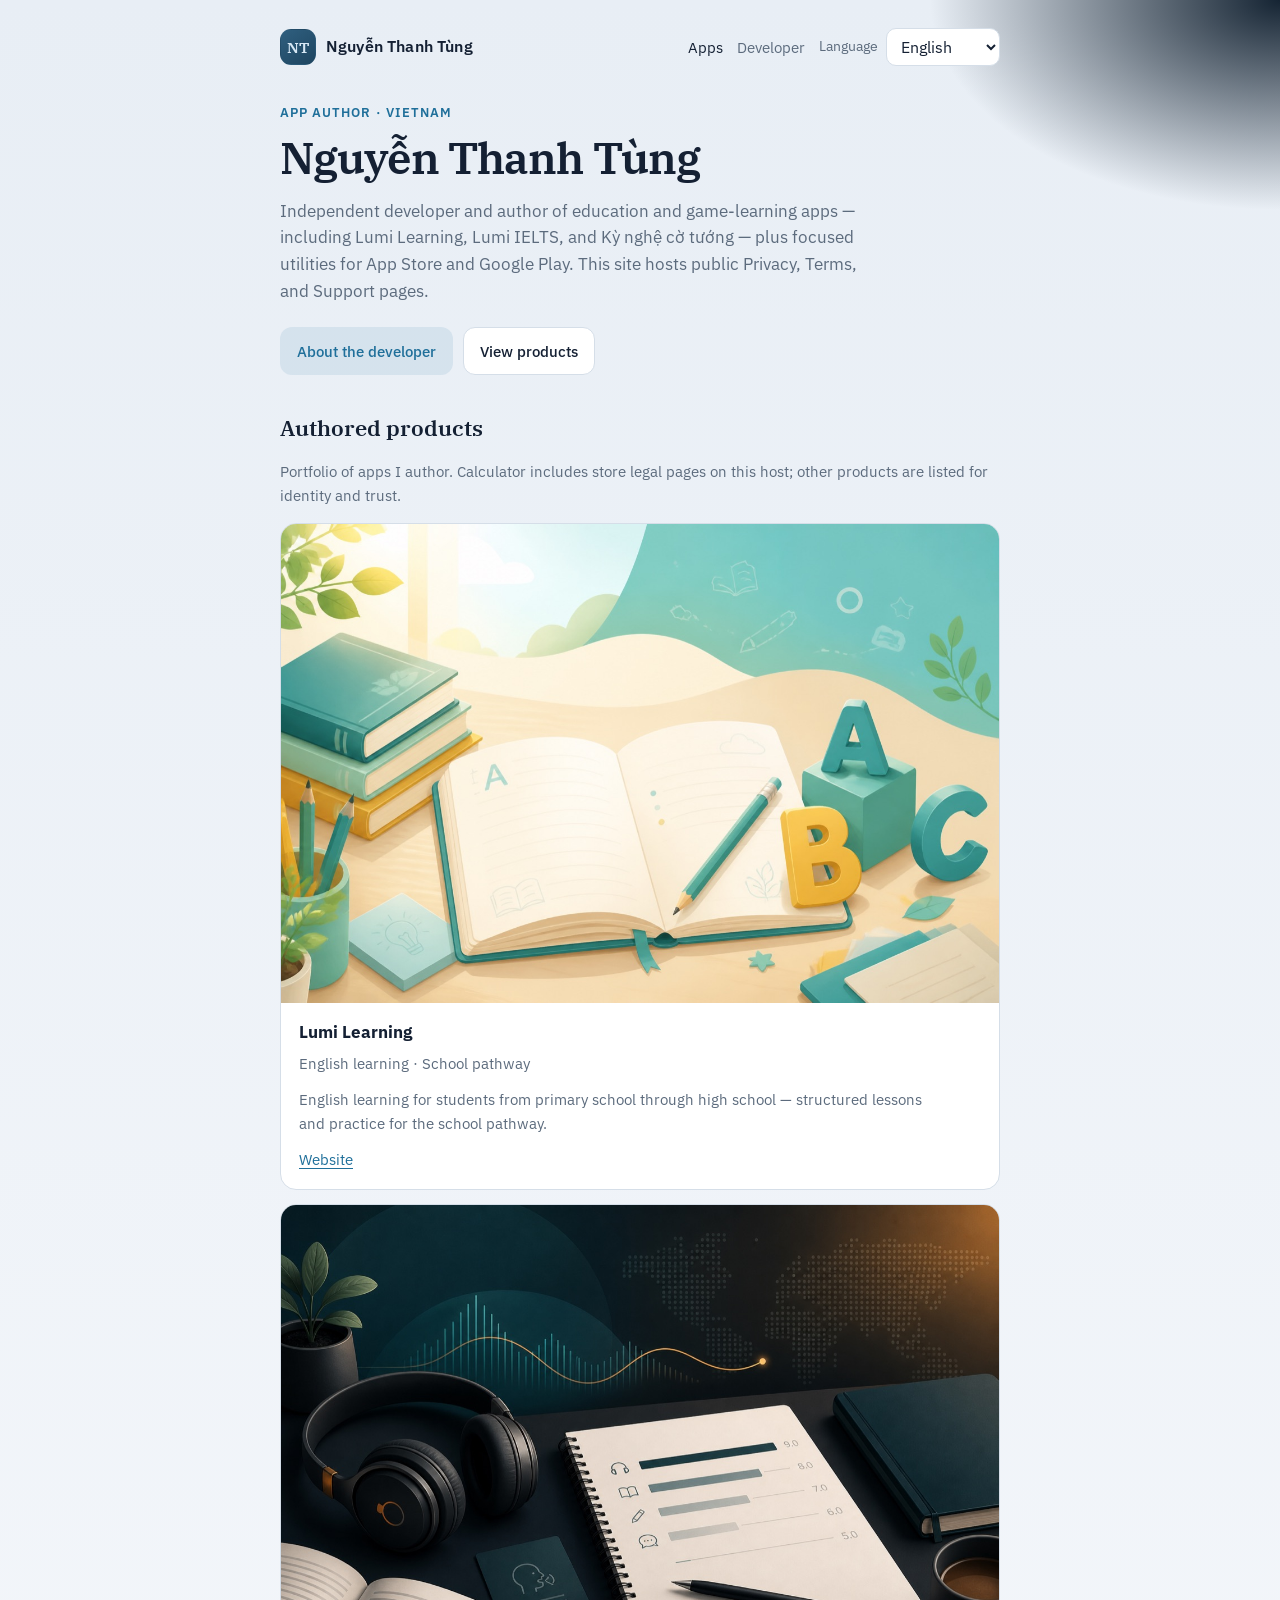
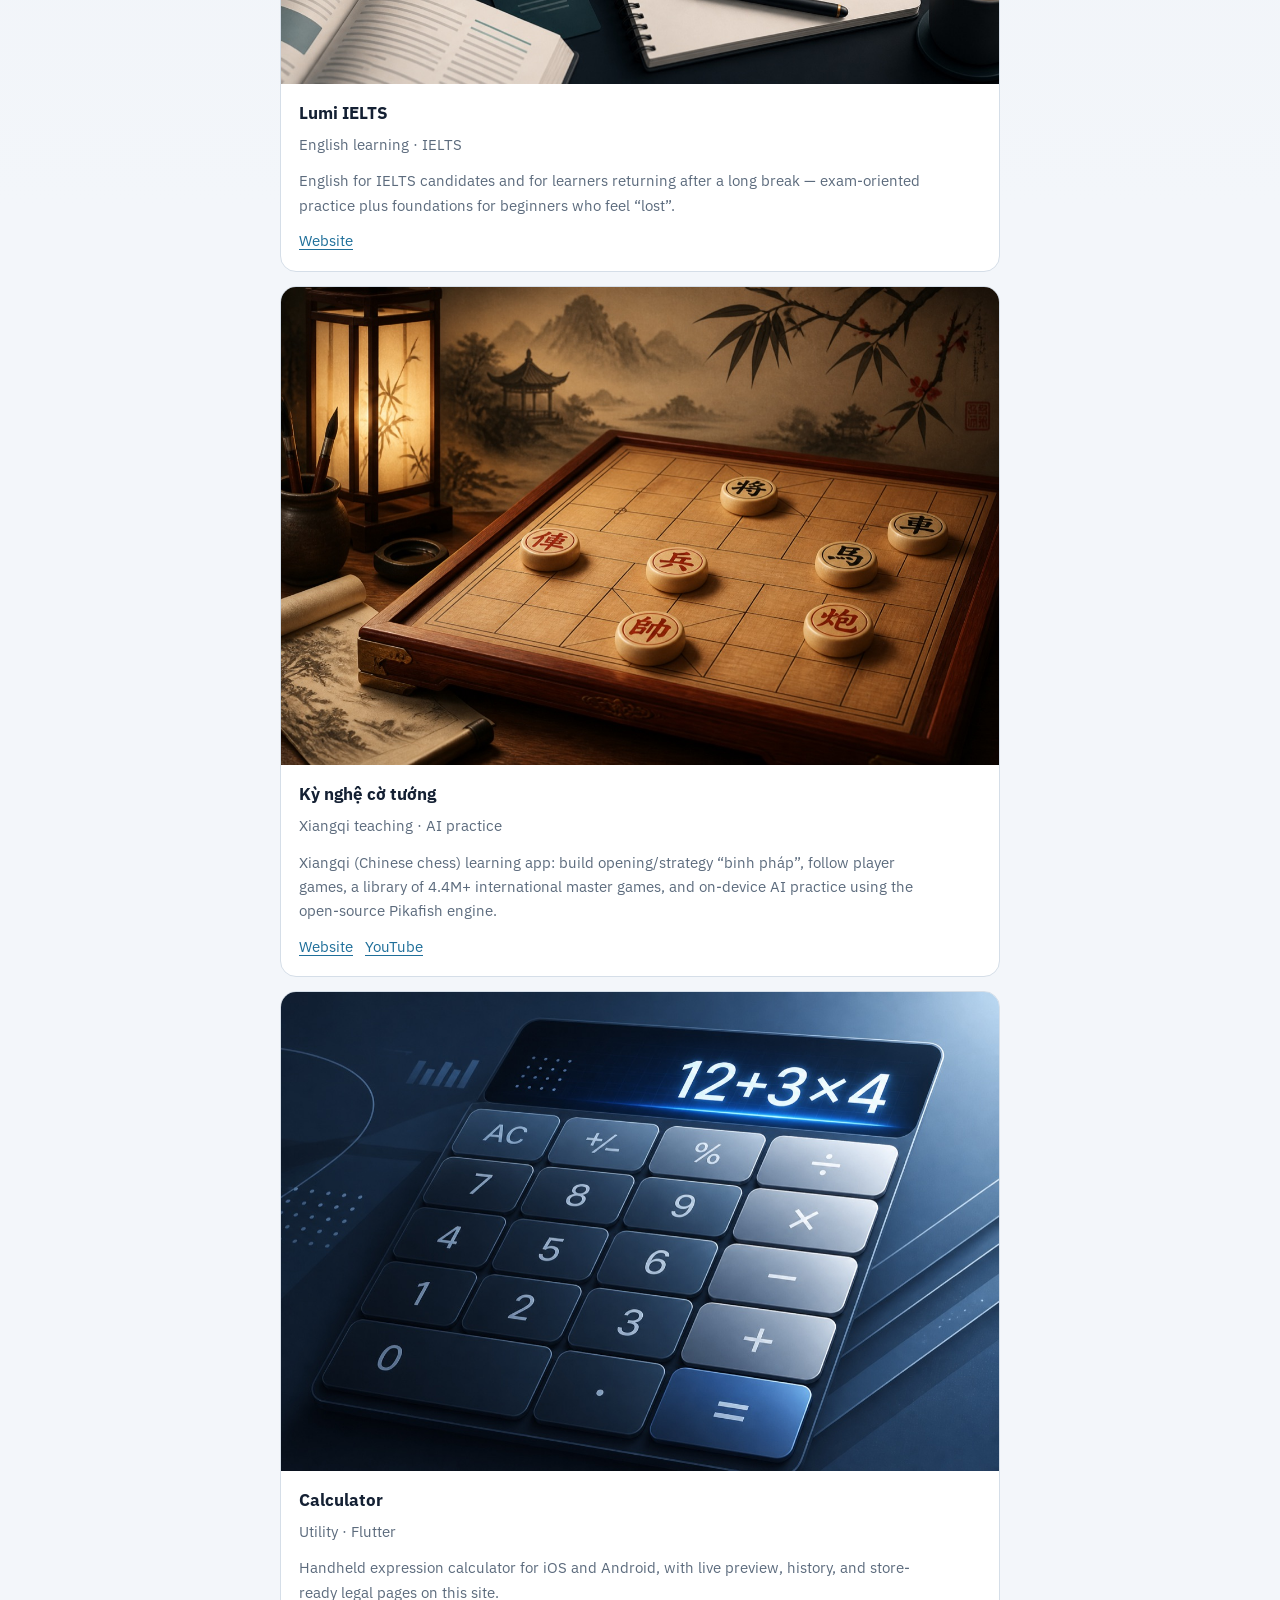
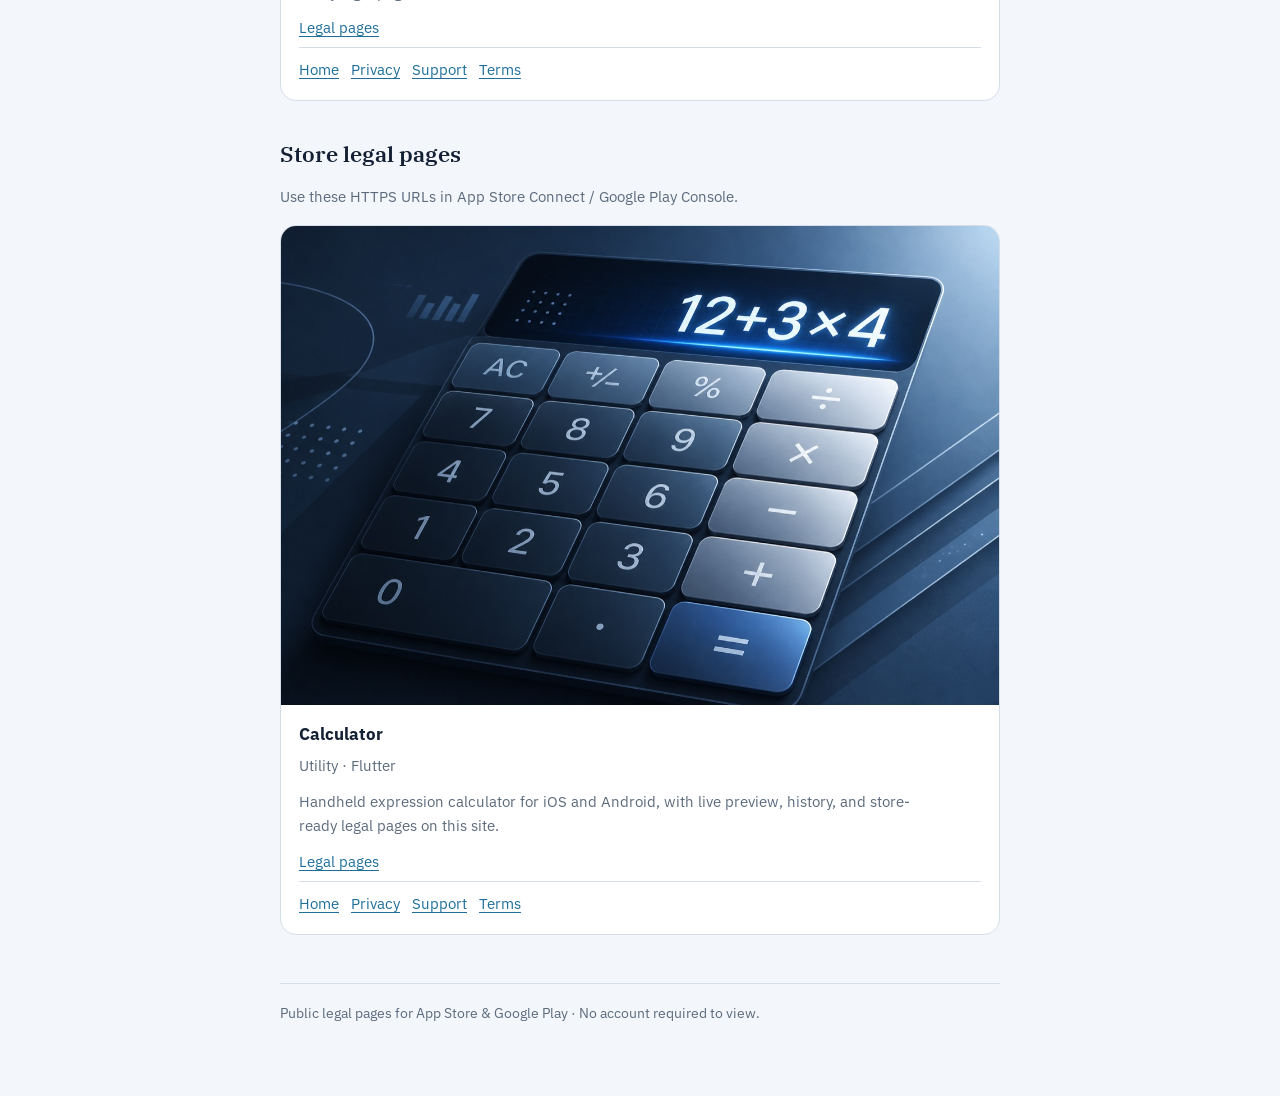
<file: index.html>
<!doctype html>
<html lang="en">
<head>
  <meta charset="utf-8" />
  <meta name="viewport" content="width=device-width, initial-scale=1" />
  <meta name="description" content="Apps and store legal pages by Nguyễn Thanh Tùng — Lumi Learning, Lumi IELTS, Kỳ nghệ cờ tướng, Calculator. Privacy Policy and Support for App Store and Google Play." />
  <title>Nguyễn Thanh Tùng · Apps &amp; legal</title>
  <link rel="stylesheet" href="./assets/site.css" />
</head>
<body data-page="home">
  <div class="wrap">
    <div id="topnav" class="topnav"></div>
    <div id="content"></div>
  </div>
  <script src="./assets/developer.js"></script>
  <script src="./assets/hub.js"></script>
</body>
</html>
</file>
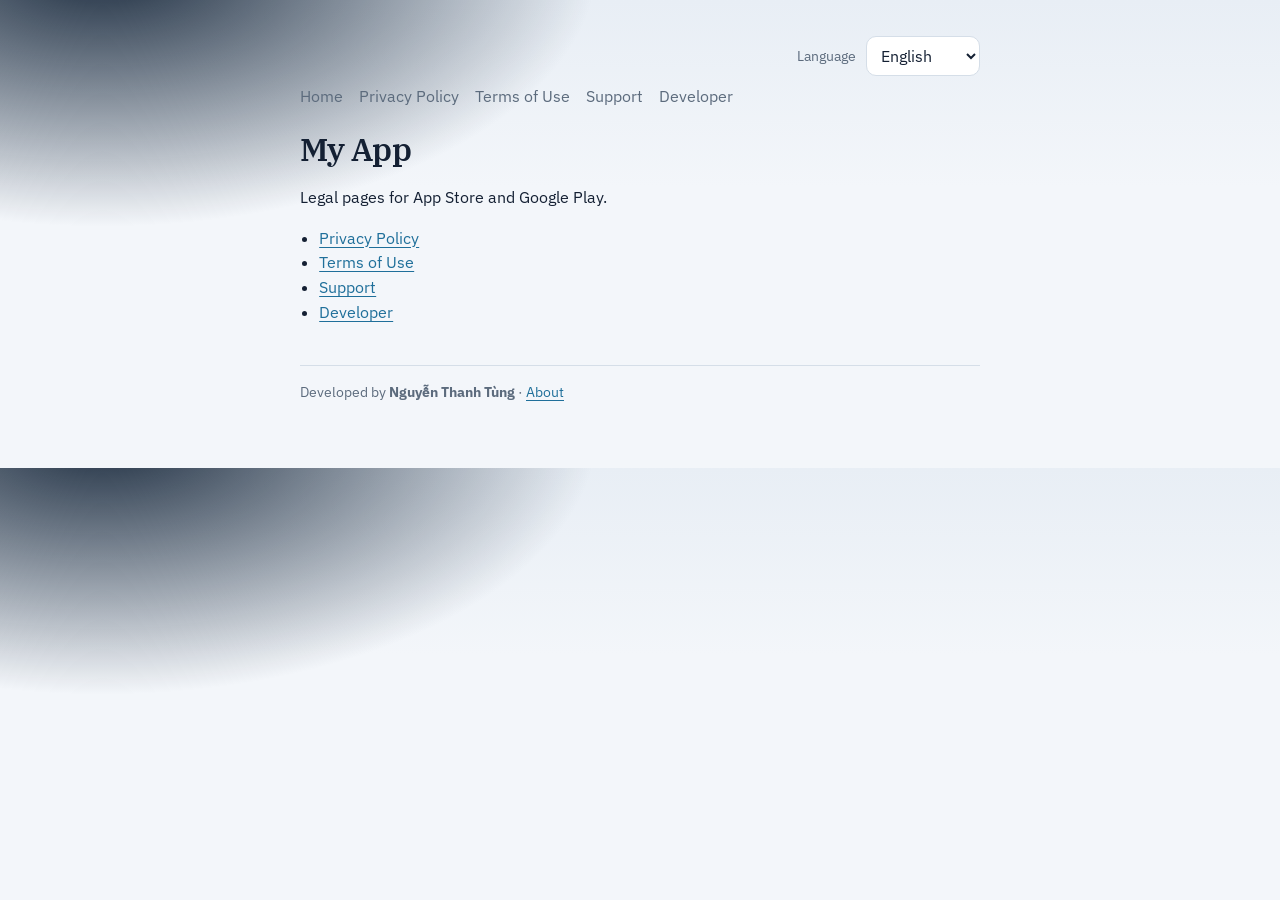
<file: _template/index.html>
<!doctype html>
<html lang="en">
<head>
  <meta charset="utf-8" />
  <meta name="viewport" content="width=device-width, initial-scale=1" />
  <title>Calculator</title>
  <link rel="stylesheet" href="./assets/styles.css" />
</head>
<body data-page="home">
  <main>
    <div class="lang-bar">
      <label id="lang-label" for="lang-select">Language</label>
      <select id="lang-select" aria-label="Language"></select>
    </div>
    <nav id="nav"></nav>
    <h1 id="page-title">Calculator</h1>
    <p id="page-lead"></p>
    <ul id="home-links"></ul>
  </main>
  <script src="./assets/site-config.js"></script>
  <script src="./assets/legal-i18n.js"></script>
  <script src="./assets/legal-app.js"></script>
</body>
</html>
</file>
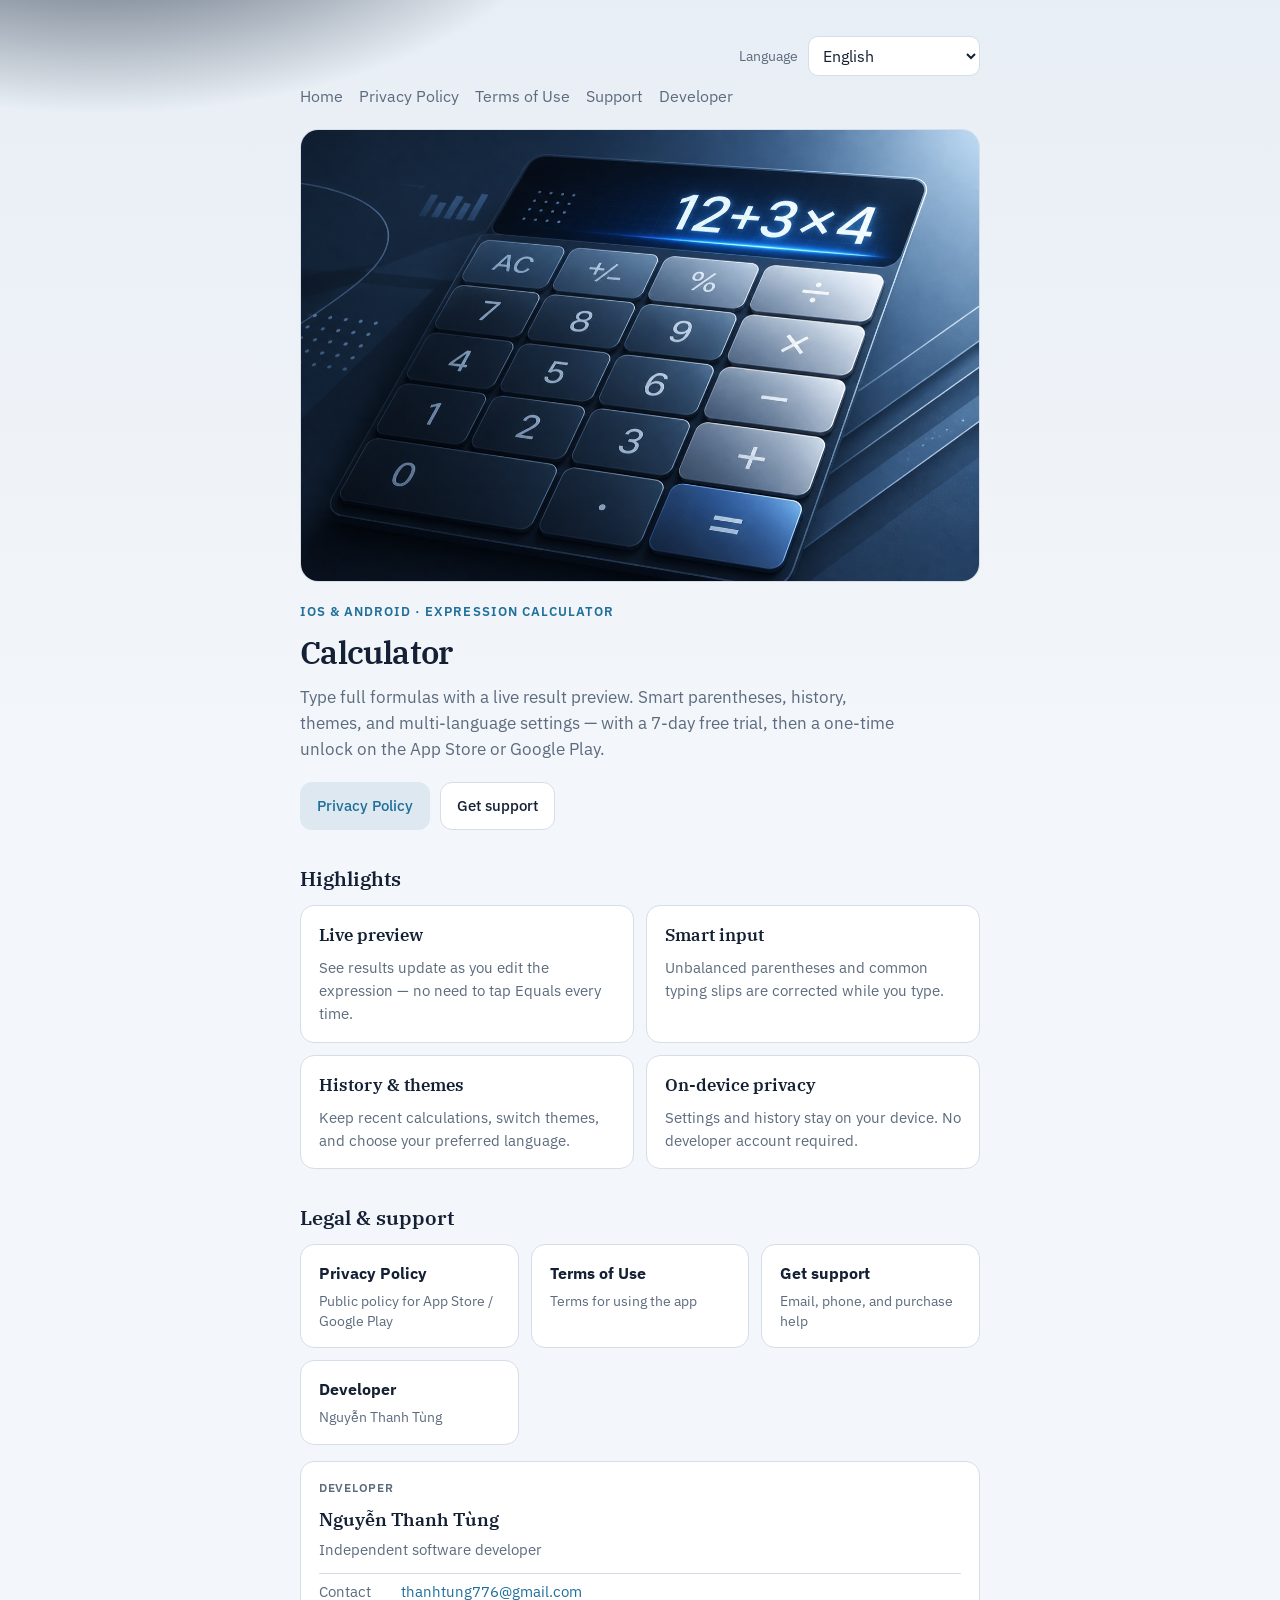
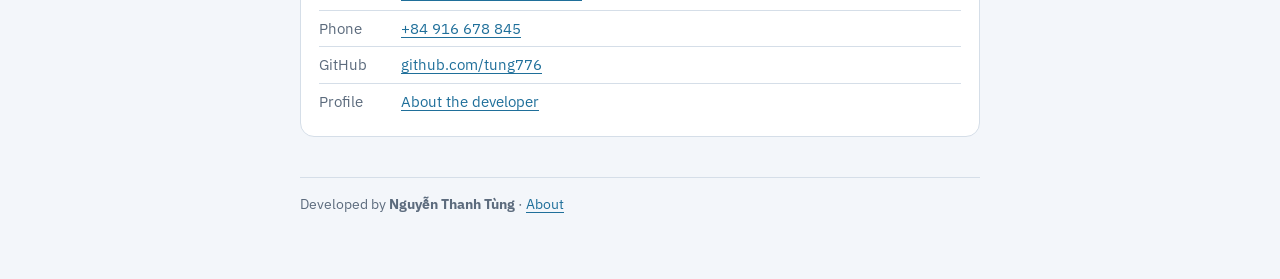
<file: apps/calculator/index.html>
<!doctype html>
<html lang="en">
<head>
  <meta charset="utf-8" />
  <meta name="viewport" content="width=device-width, initial-scale=1" />
  <meta name="description" content="Calculator — realtime expression calculator for iOS and Android. Privacy Policy, Terms, and Support." />
  <title>Calculator</title>
  <link rel="stylesheet" href="./assets/styles.css" />
</head>
<body data-page="home">
  <main>
    <div class="lang-bar">
      <label id="lang-label" for="lang-select">Language</label>
      <select id="lang-select" aria-label="Language"></select>
    </div>
    <nav id="nav"></nav>

    <section class="home-hero">
      <img
        class="home-cover"
        src="./assets/cover.jpg"
        width="768"
        height="512"
        alt="Calculator"
        id="home-cover"
      />
      <p class="home-kicker" id="home-kicker"></p>
      <h1 id="page-title">Calculator</h1>
      <p id="page-lead" class="home-lead"></p>
      <div class="home-actions" id="home-actions"></div>
    </section>

    <section class="home-section">
      <h2 id="features-title"></h2>
      <div class="feature-grid" id="home-features"></div>
    </section>

    <section class="home-section">
      <h2 id="legal-title"></h2>
      <div class="legal-grid" id="home-legal"></div>
    </section>

    <div id="dev-card" class="card"></div>
  </main>
  <script src="./assets/site-config.js"></script>
  <script src="./assets/legal-i18n.js"></script>
  <script src="./assets/legal-app.js"></script>
</body>
</html>
</file>
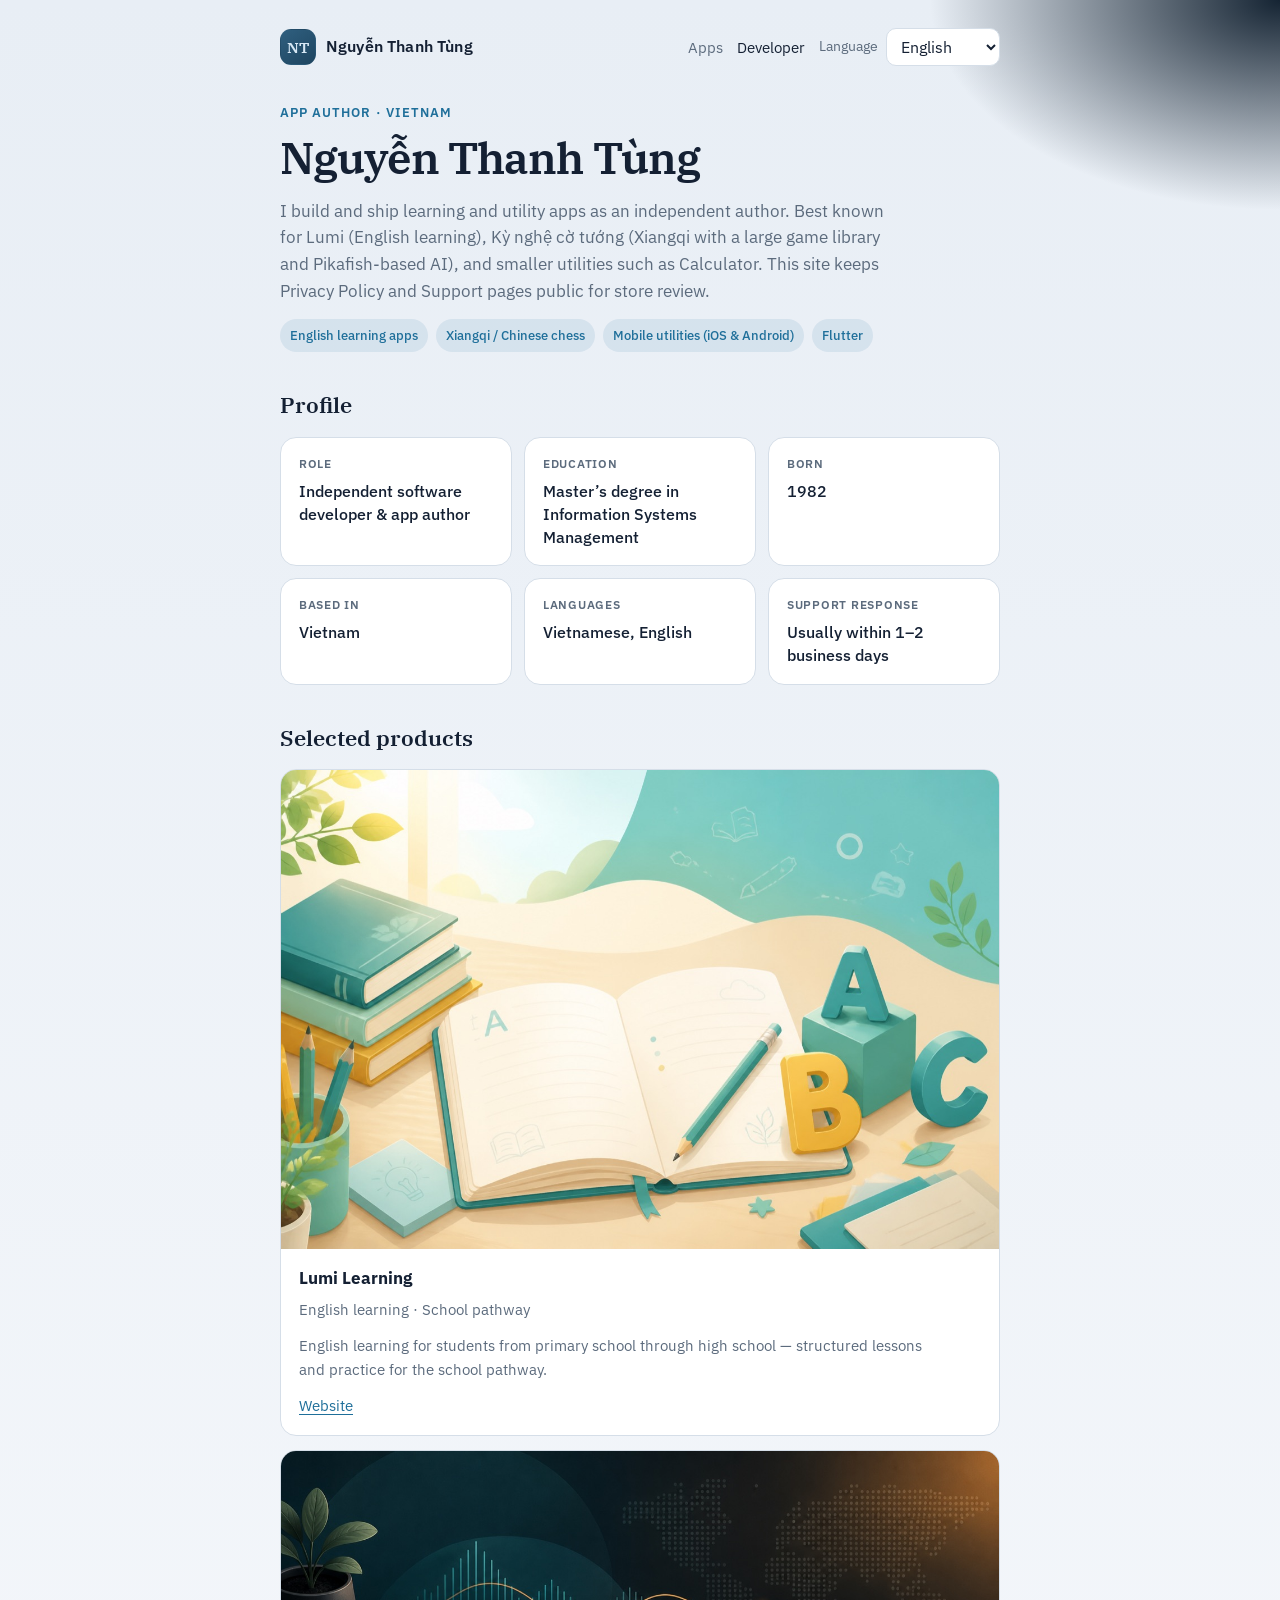
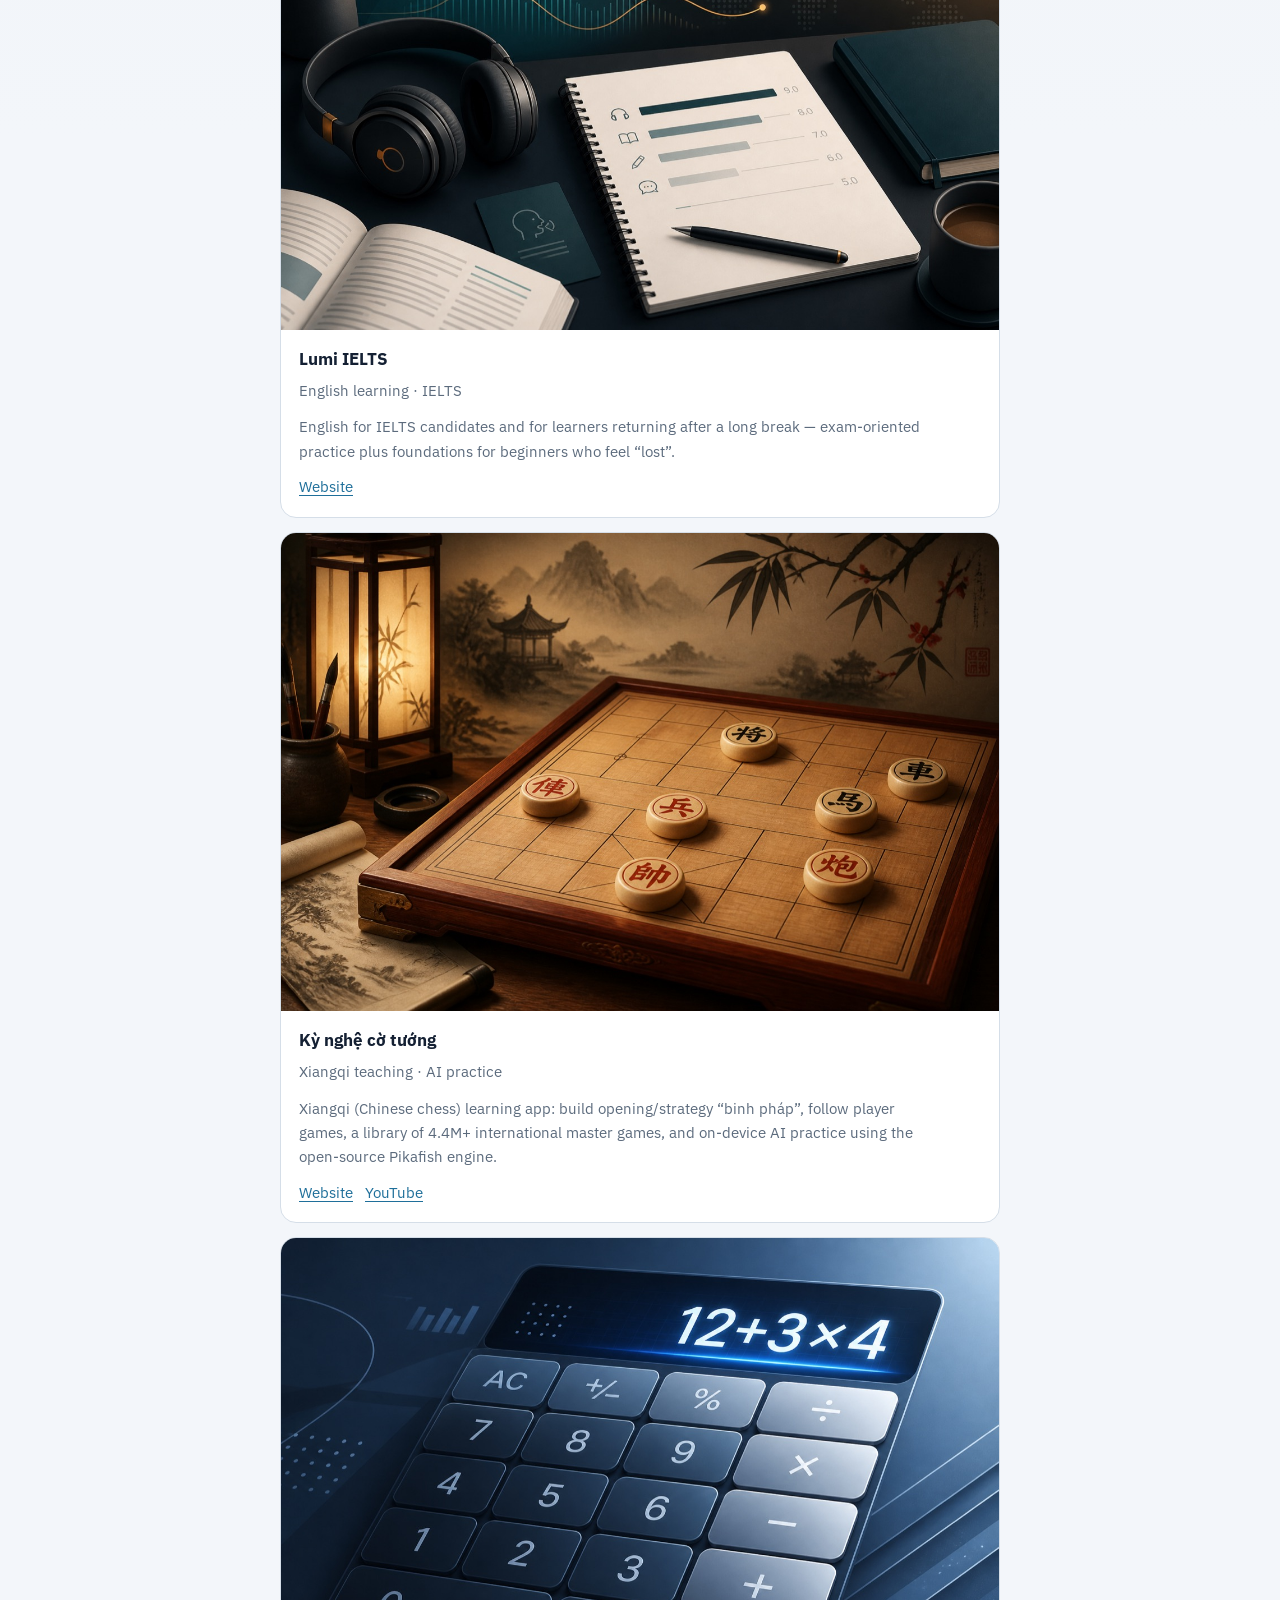
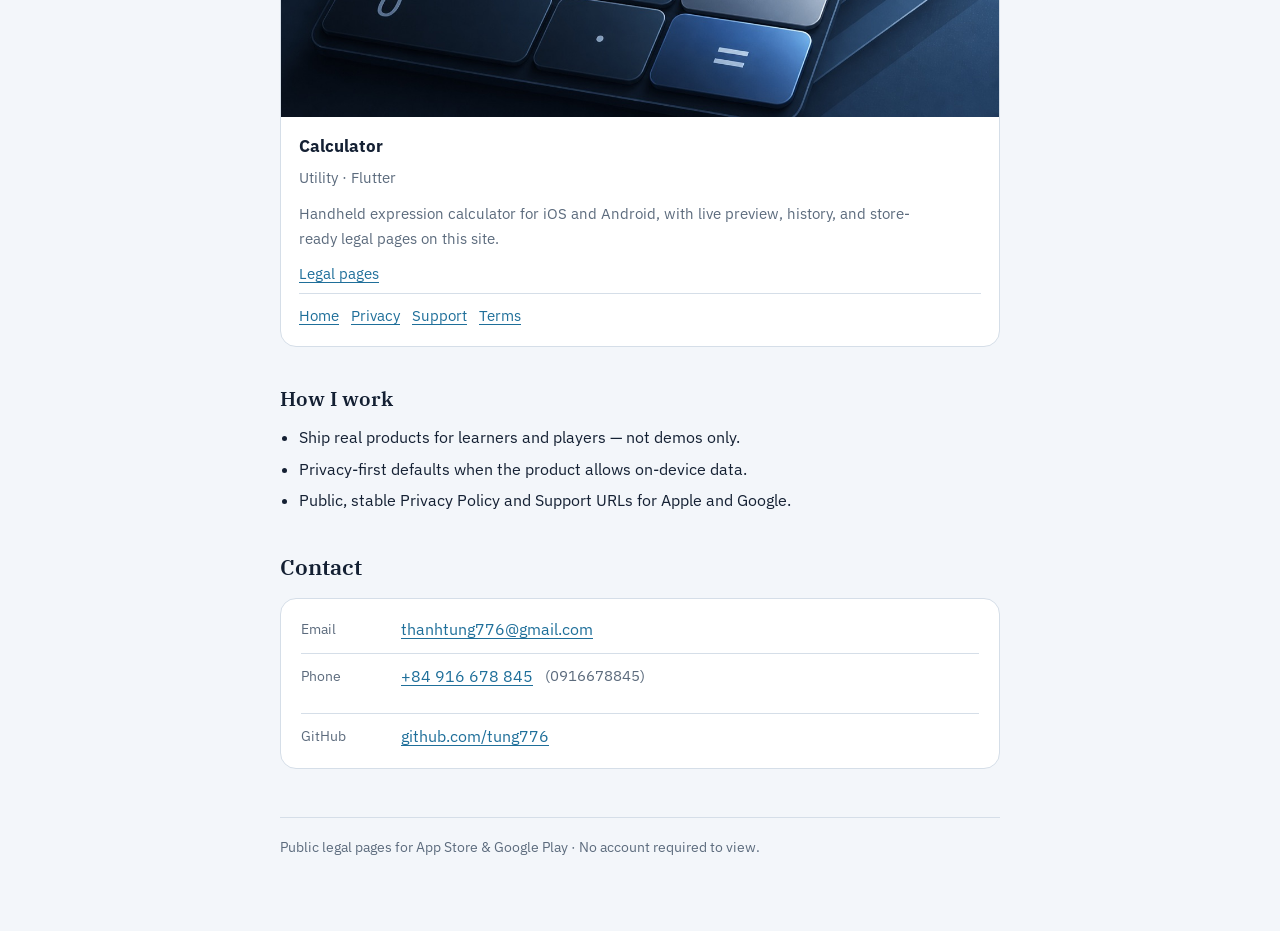
<file: about.html>
<!doctype html>
<html lang="en">
<head>
  <meta charset="utf-8" />
  <meta name="viewport" content="width=device-width, initial-scale=1" />
  <meta name="description" content="About Nguyễn Thanh Tùng — author of Lumi Learning, Lumi IELTS, Kỳ nghệ cờ tướng, and Calculator. Independent software developer in Vietnam." />
  <title>About · Nguyễn Thanh Tùng</title>
  <link rel="stylesheet" href="./assets/site.css" />
</head>
<body data-page="about">
  <div class="wrap">
    <div id="topnav" class="topnav"></div>
    <div id="content"></div>
  </div>
  <script src="./assets/developer.js"></script>
  <script src="./assets/hub.js"></script>
</body>
</html>
</file>
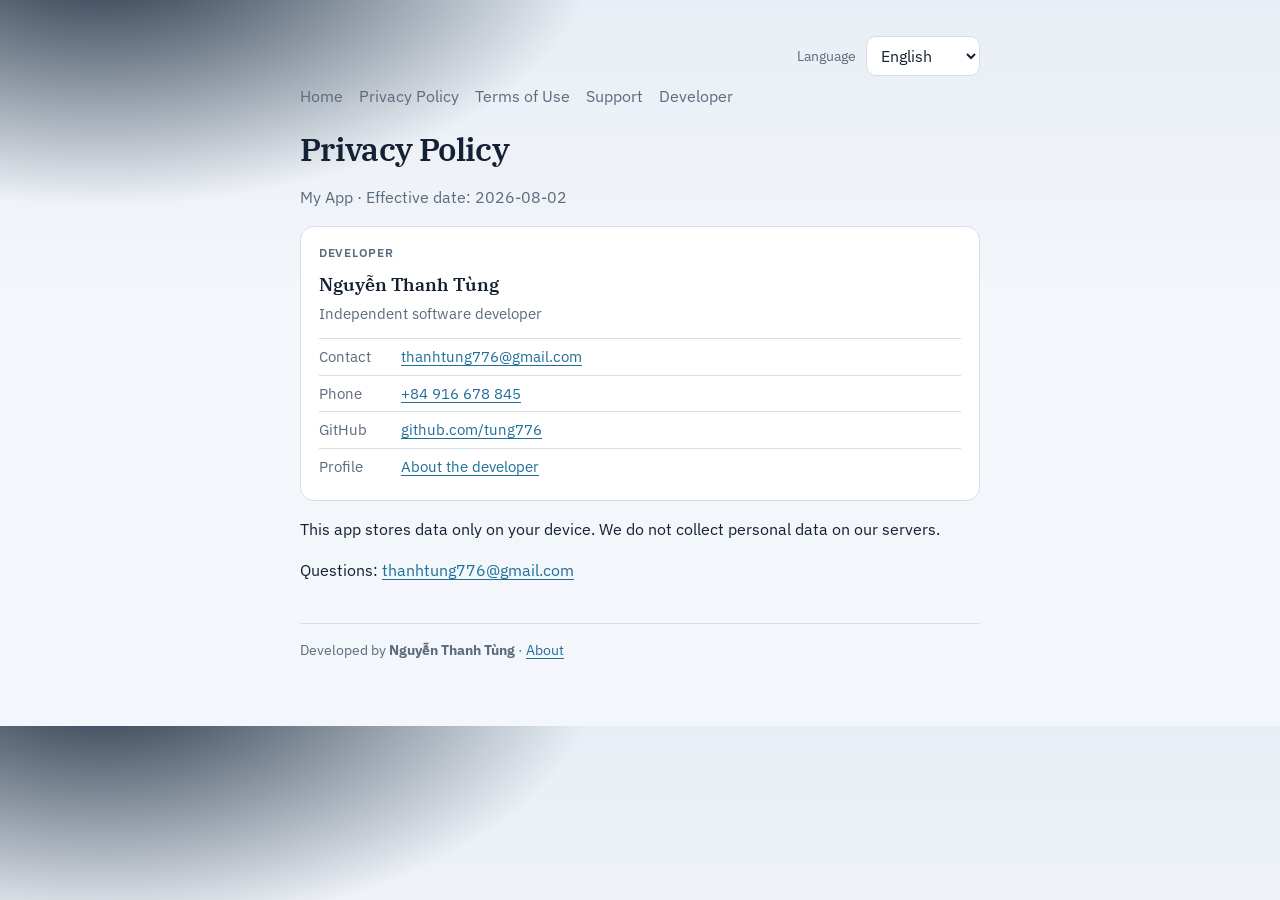
<file: _template/privacy.html>
<!doctype html>
<html lang="en">
<head>
  <meta charset="utf-8" />
  <meta name="viewport" content="width=device-width, initial-scale=1" />
  <title>Privacy Policy — Calculator</title>
  <link rel="stylesheet" href="./assets/styles.css" />
</head>
<body data-page="privacy">
  <main>
    <div class="lang-bar">
      <label id="lang-label" for="lang-select">Language</label>
      <select id="lang-select" aria-label="Language"></select>
    </div>
    <nav id="nav"></nav>
    <h1 id="page-title">Privacy Policy</h1>
    <p id="page-meta" class="meta"></p>
    <p id="placeholder-note" class="muted"></p>
    <div id="dev-card" class="card"></div>
    <div id="page-body"></div>
  </main>
  <script src="./assets/site-config.js"></script>
  <script src="./assets/legal-i18n.js"></script>
  <script src="./assets/legal-app.js"></script>
</body>
</html>
</file>
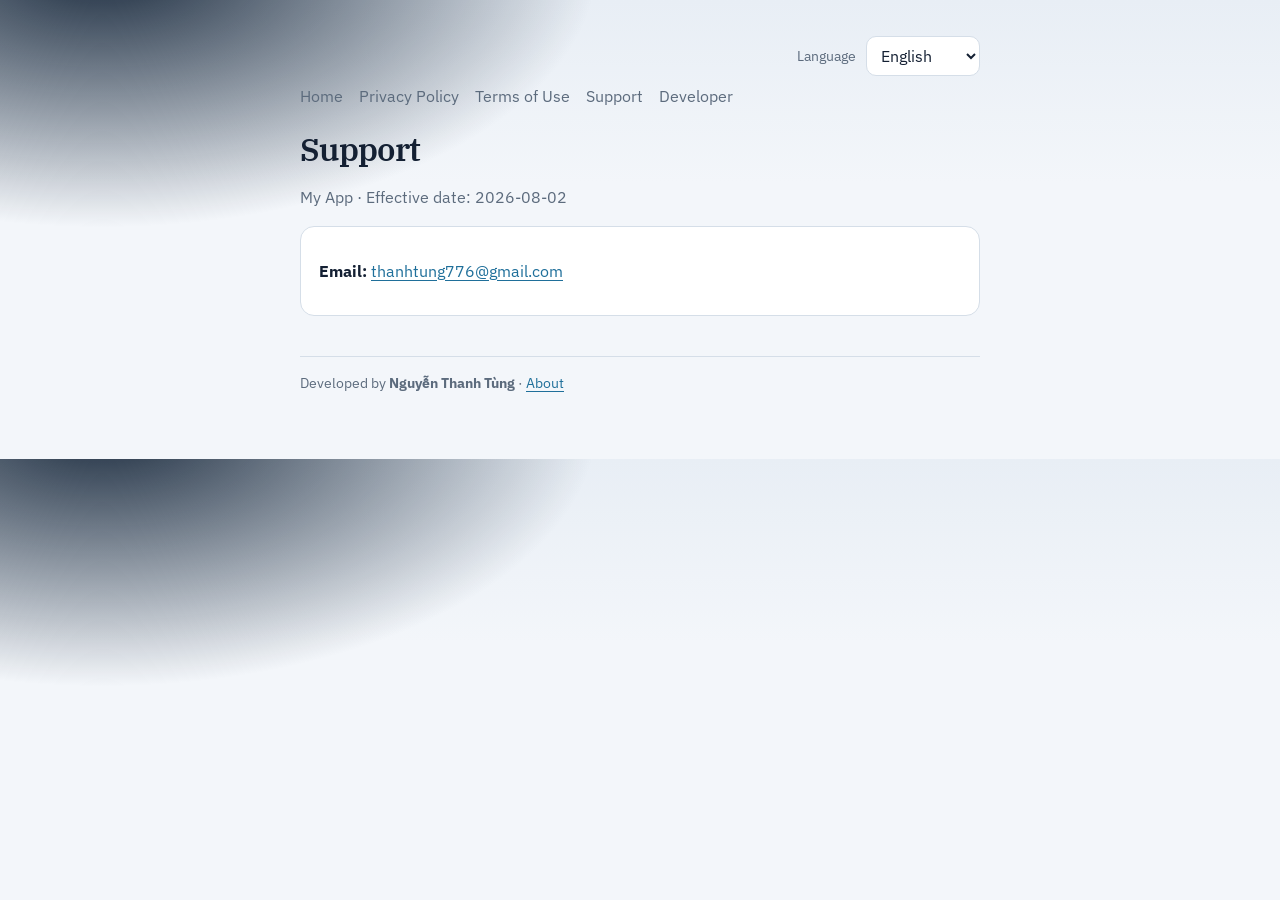
<file: _template/support.html>
<!doctype html>
<html lang="en">
<head>
  <meta charset="utf-8" />
  <meta name="viewport" content="width=device-width, initial-scale=1" />
  <title>Support — Calculator</title>
  <link rel="stylesheet" href="./assets/styles.css" />
</head>
<body data-page="support">
  <main>
    <div class="lang-bar">
      <label id="lang-label" for="lang-select">Language</label>
      <select id="lang-select" aria-label="Language"></select>
    </div>
    <nav id="nav"></nav>
    <h1 id="page-title">Support</h1>
    <p id="page-meta" class="meta"></p>
    <div id="page-body"></div>
  </main>
  <script src="./assets/site-config.js"></script>
  <script src="./assets/legal-i18n.js"></script>
  <script src="./assets/legal-app.js"></script>
</body>
</html>
</file>
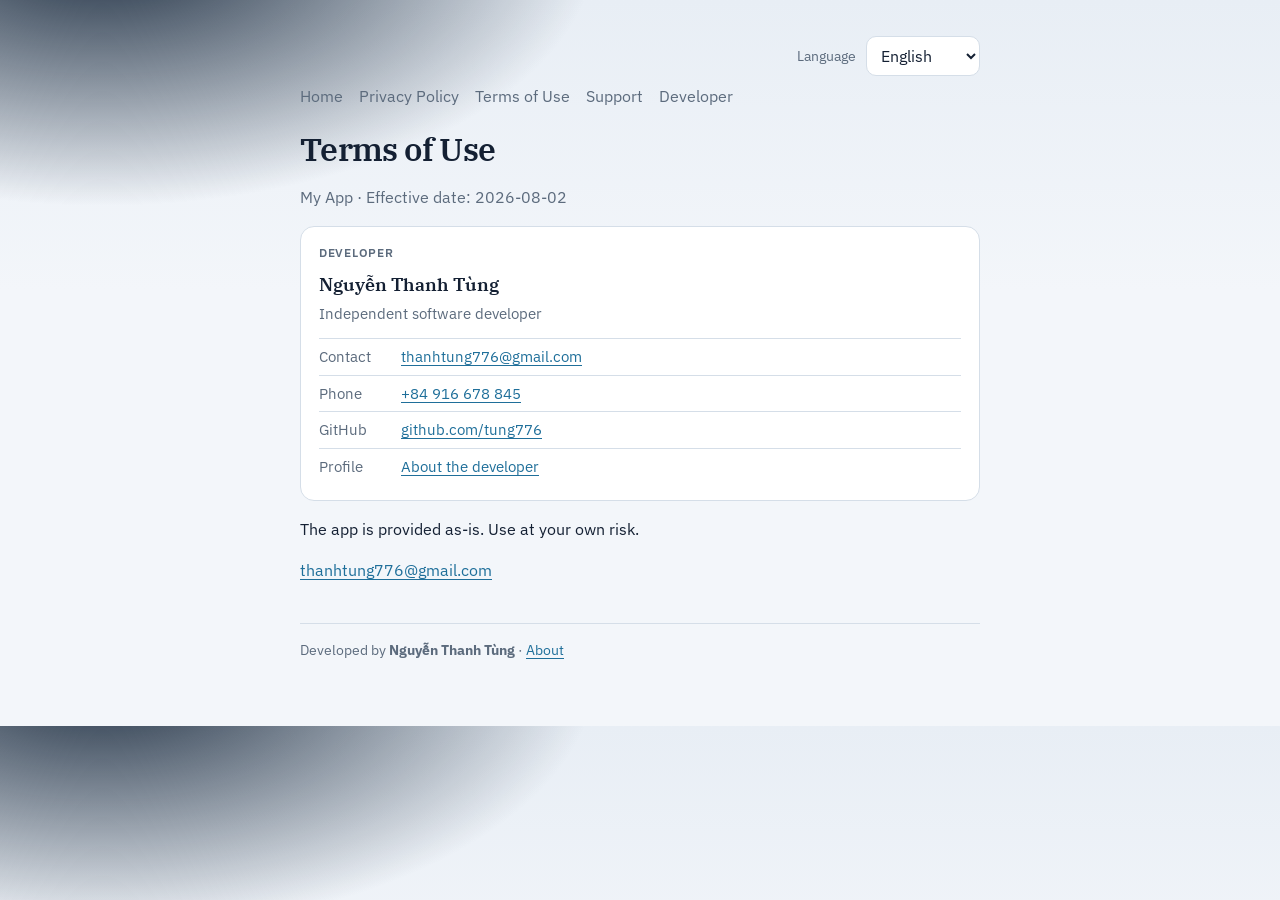
<file: _template/terms.html>
<!doctype html>
<html lang="en">
<head>
  <meta charset="utf-8" />
  <meta name="viewport" content="width=device-width, initial-scale=1" />
  <title>Terms of Use — Calculator</title>
  <link rel="stylesheet" href="./assets/styles.css" />
</head>
<body data-page="terms">
  <main>
    <div class="lang-bar">
      <label id="lang-label" for="lang-select">Language</label>
      <select id="lang-select" aria-label="Language"></select>
    </div>
    <nav id="nav"></nav>
    <h1 id="page-title">Terms of Use</h1>
    <p id="page-meta" class="meta"></p>
    <p id="placeholder-note" class="muted"></p>
    <div id="dev-card" class="card"></div>
    <div id="page-body"></div>
  </main>
  <script src="./assets/site-config.js"></script>
  <script src="./assets/legal-i18n.js"></script>
  <script src="./assets/legal-app.js"></script>
</body>
</html>
</file>
<file: assets/site.css>
/* Shared site chrome — hub + about */
@import url("https://fonts.googleapis.com/css2?family=IBM+Plex+Sans:wght@400;500;600&family=IBM+Plex+Serif:wght@500;600&display=swap");

:root {
  color-scheme: light dark;
  --bg: #0c1118;
  --bg-soft: #121923;
  --fg: #e8eef6;
  --muted: #8b97a8;
  --accent: #5ba4cf;
  --accent-soft: rgba(91, 164, 207, 0.14);
  --card: #151d28;
  --line: #243041;
  --ok: #7dba8a;
  --radius: 16px;
  --font: "IBM Plex Sans", "Segoe UI", system-ui, sans-serif;
  --display: "IBM Plex Serif", Georgia, "Times New Roman", serif;
}

@media (prefers-color-scheme: light) {
  :root {
    --bg: #f3f6fa;
    --bg-soft: #e8eef5;
    --fg: #142033;
    --muted: #5c6b7d;
    --accent: #1f6f9a;
    --accent-soft: rgba(31, 111, 154, 0.1);
    --card: #ffffff;
    --line: #d5dee8;
  }
}

* { box-sizing: border-box; }

body {
  margin: 0;
  min-height: 100vh;
  font-family: var(--font);
  color: var(--fg);
  line-height: 1.6;
  background:
    radial-gradient(900px 480px at 8% -8%, #1a2a3d 0%, transparent 55%),
    radial-gradient(700px 420px at 100% 0%, #152433 0%, transparent 50%),
    linear-gradient(180deg, var(--bg-soft), var(--bg) 42%);
}

a { color: var(--accent); text-decoration-thickness: 1px; text-underline-offset: 3px; }
a:hover { opacity: 0.9; }

.wrap {
  max-width: 760px;
  margin: 0 auto;
  padding: 28px 20px 72px;
}

.topnav {
  display: flex;
  flex-wrap: wrap;
  align-items: center;
  justify-content: space-between;
  gap: 12px;
  margin-bottom: 36px;
}

.brand-mark {
  display: inline-flex;
  align-items: center;
  gap: 10px;
  color: var(--fg);
  text-decoration: none;
  font-weight: 600;
  letter-spacing: 0.01em;
}

.brand-mark:hover { opacity: 1; }

.avatar {
  width: 36px;
  height: 36px;
  border-radius: 11px;
  display: grid;
  place-items: center;
  background: linear-gradient(145deg, #2d4a63, #1a2d40);
  color: #d7e8f5;
  font-family: var(--display);
  font-weight: 600;
  font-size: 0.95rem;
  border: 1px solid rgba(255, 255, 255, 0.08);
}

@media (prefers-color-scheme: light) {
  .avatar {
    background: linear-gradient(145deg, #2f5f7f, #1e4560);
    border-color: transparent;
  }
}

.top-links {
  display: flex;
  flex-wrap: wrap;
  gap: 8px 14px;
  align-items: center;
}

.top-links a {
  color: var(--muted);
  text-decoration: none;
  font-size: 0.95rem;
}

.top-links a:hover,
.top-links a[aria-current="page"] {
  color: var(--fg);
}

.lang-bar {
  display: flex;
  align-items: center;
  gap: 8px;
}

.lang-bar label {
  color: var(--muted);
  font-size: 0.85rem;
}

.lang-bar select {
  background: var(--card);
  color: var(--fg);
  border: 1px solid var(--line);
  border-radius: 10px;
  padding: 7px 10px;
  font: inherit;
}

.hero {
  margin: 8px 0 28px;
}

.kicker {
  margin: 0 0 10px;
  color: var(--accent);
  font-size: 0.82rem;
  font-weight: 600;
  letter-spacing: 0.08em;
  text-transform: uppercase;
}

.hero h1 {
  margin: 0 0 14px;
  font-family: var(--display);
  font-weight: 600;
  font-size: clamp(2rem, 5vw, 2.75rem);
  line-height: 1.15;
  letter-spacing: -0.02em;
}

.lead {
  margin: 0;
  max-width: 38rem;
  color: var(--muted);
  font-size: 1.05rem;
}

.actions {
  display: flex;
  flex-wrap: wrap;
  gap: 10px;
  margin-top: 22px;
}

.btn {
  display: inline-flex;
  align-items: center;
  justify-content: center;
  gap: 8px;
  padding: 11px 16px;
  border-radius: 12px;
  border: 1px solid var(--line);
  background: var(--card);
  color: var(--fg);
  text-decoration: none;
  font-weight: 500;
  font-size: 0.95rem;
}

.btn:hover { opacity: 1; border-color: var(--accent); }

.btn-primary {
  background: var(--accent-soft);
  border-color: transparent;
  color: var(--accent);
}

.section {
  margin-top: 36px;
}

.section h2 {
  margin: 0 0 14px;
  font-family: var(--display);
  font-size: 1.35rem;
  font-weight: 600;
}

.card {
  background: var(--card);
  border: 1px solid var(--line);
  border-radius: var(--radius);
  padding: 18px 20px;
  margin: 0 0 14px;
}

.card p:first-child { margin-top: 0; }
.card p:last-child { margin-bottom: 0; }

.app-row {
  display: flex;
  flex-wrap: wrap;
  align-items: baseline;
  justify-content: space-between;
  gap: 10px 16px;
}

.app-row strong {
  font-size: 1.05rem;
}

.app-links {
  display: flex;
  flex-wrap: wrap;
  gap: 8px 12px;
  color: var(--muted);
  font-size: 0.92rem;
}

.meta-line {
  color: var(--muted);
  font-size: 0.92rem;
  margin: 0 0 16px;
}

.grid {
  display: grid;
  grid-template-columns: repeat(auto-fit, minmax(200px, 1fr));
  gap: 12px;
}

.fact {
  background: var(--card);
  border: 1px solid var(--line);
  border-radius: var(--radius);
  padding: 16px 18px;
}

.fact .label {
  display: block;
  color: var(--muted);
  font-size: 0.78rem;
  font-weight: 600;
  letter-spacing: 0.06em;
  text-transform: uppercase;
  margin-bottom: 6px;
}

.fact .value {
  margin: 0;
  font-weight: 500;
  line-height: 1.45;
}

.contact-list {
  list-style: none;
  margin: 0;
  padding: 0;
}

.contact-list li {
  display: flex;
  flex-wrap: wrap;
  gap: 6px 12px;
  padding: 10px 0;
  border-bottom: 1px solid var(--line);
}

.contact-list li:last-child { border-bottom: 0; padding-bottom: 0; }
.contact-list li:first-child { padding-top: 0; }

.contact-list .label {
  min-width: 88px;
  color: var(--muted);
  font-size: 0.9rem;
}

.footer {
  margin-top: 48px;
  padding-top: 18px;
  border-top: 1px solid var(--line);
  color: var(--muted);
  font-size: 0.88rem;
}

.prose h2 {
  margin: 28px 0 10px;
  font-family: var(--display);
  font-size: 1.25rem;
}

.prose p { margin: 0 0 12px; }
.prose ul { margin: 0 0 14px; padding-left: 1.2rem; }
.prose li { margin: 0 0 6px; }

.tag-row {
  display: flex;
  flex-wrap: wrap;
  gap: 8px;
  margin: 14px 0 0;
}

.tag {
  display: inline-flex;
  padding: 6px 10px;
  border-radius: 999px;
  background: var(--accent-soft);
  color: var(--accent);
  font-size: 0.82rem;
  font-weight: 500;
}

.product-card {
  padding: 0;
  overflow: hidden;
}

.product-card .product-media {
  display: block;
  line-height: 0;
  text-decoration: none;
}

.product-card .product-media img {
  width: 100%;
  height: auto;
  aspect-ratio: 3 / 2;
  object-fit: cover;
  display: block;
  background: var(--bg-soft);
}

.product-card .product-body {
  padding: 16px 18px 18px;
}

.product-card .product-blurb {
  margin: 12px 0 0;
  color: var(--muted);
  font-size: 0.95rem;
  max-width: 40rem;
}

.product-card .app-row {
  align-items: flex-start;
}

.product-card .app-links {
  margin-top: 12px;
}

.product-card .legal-links {
  margin-top: 8px;
  padding-top: 10px;
  border-top: 1px solid var(--line);
}
</file>
<file: _template/assets/styles.css>
@import url("https://fonts.googleapis.com/css2?family=IBM+Plex+Sans:wght@400;500;600&family=IBM+Plex+Serif:wght@500;600&display=swap");

:root {
  color-scheme: light dark;
  --bg: #0c1118;
  --bg-soft: #121923;
  --fg: #e8eef6;
  --muted: #8b97a8;
  --accent: #5ba4cf;
  --accent-soft: rgba(91, 164, 207, 0.14);
  --card: #151d28;
  --line: #243041;
  --radius: 14px;
  font-family: "IBM Plex Sans", "Segoe UI", system-ui, sans-serif;
}

@media (prefers-color-scheme: light) {
  :root {
    --bg: #f3f6fa;
    --bg-soft: #e8eef5;
    --fg: #142033;
    --muted: #5c6b7d;
    --accent: #1f6f9a;
    --accent-soft: rgba(31, 111, 154, 0.1);
    --card: #ffffff;
    --line: #d5dee8;
  }
}

* { box-sizing: border-box; }
body {
  margin: 0;
  background:
    radial-gradient(900px 480px at 8% -8%, #1a2a3d 0%, transparent 55%),
    linear-gradient(180deg, var(--bg-soft), var(--bg) 40%);
  color: var(--fg);
  line-height: 1.55;
}
main {
  max-width: 720px;
  margin: 0 auto;
  padding: 36px 20px 64px;
}
h1, h2 {
  line-height: 1.25;
  font-family: "IBM Plex Serif", Georgia, serif;
  font-weight: 600;
}
h1 { margin: 0 0 12px; font-size: 2rem; letter-spacing: -0.02em; }
h2 { margin: 28px 0 10px; font-size: 1.25rem; }
p, li { color: var(--fg); }
.muted, .meta { color: var(--muted); }
a { color: var(--accent); text-underline-offset: 3px; }
ul { padding-left: 1.2rem; }
.card {
  background: var(--card);
  border: 1px solid var(--line);
  border-radius: var(--radius);
  padding: 16px 18px;
  margin: 16px 0;
}
nav {
  display: flex;
  flex-wrap: wrap;
  gap: 10px 16px;
  margin: 8px 0 20px;
}
nav a { color: var(--muted); text-decoration: none; }
nav a:hover { color: var(--fg); }
.lang-bar {
  display: flex;
  align-items: center;
  justify-content: flex-end;
  gap: 10px;
  margin-bottom: 8px;
}
.lang-bar label {
  color: var(--muted);
  font-size: 0.9rem;
}
.lang-bar select {
  background: var(--card);
  color: var(--fg);
  border: 1px solid var(--line);
  border-radius: 10px;
  padding: 8px 10px;
  font: inherit;
}
.dev-card-title {
  margin: 0 0 8px;
  font-size: 0.78rem;
  font-weight: 600;
  letter-spacing: 0.06em;
  text-transform: uppercase;
  color: var(--muted);
}
.dev-card-name {
  margin: 0 0 4px;
  font-family: "IBM Plex Serif", Georgia, serif;
  font-size: 1.15rem;
  font-weight: 600;
}
.dev-card-role {
  margin: 0 0 12px;
  color: var(--muted);
  font-size: 0.95rem;
}
.dev-card-lines {
  margin: 0;
  padding: 0;
  list-style: none;
}
.dev-card-lines li {
  display: flex;
  flex-wrap: wrap;
  gap: 6px 10px;
  padding: 6px 0;
  border-top: 1px solid var(--line);
  font-size: 0.95rem;
}
.dev-card-lines .label {
  min-width: 72px;
  color: var(--muted);
}
.site-footer {
  margin-top: 40px;
  padding-top: 16px;
  border-top: 1px solid var(--line);
  color: var(--muted);
  font-size: 0.88rem;
}
</file>
<file: apps/calculator/assets/styles.css>
@import url("https://fonts.googleapis.com/css2?family=IBM+Plex+Sans:wght@400;500;600&family=IBM+Plex+Serif:wght@500;600&display=swap");

:root {
  color-scheme: light dark;
  --bg: #0c1118;
  --bg-soft: #121923;
  --fg: #e8eef6;
  --muted: #8b97a8;
  --accent: #5ba4cf;
  --accent-soft: rgba(91, 164, 207, 0.14);
  --card: #151d28;
  --line: #243041;
  --radius: 14px;
  font-family: "IBM Plex Sans", "Segoe UI", system-ui, sans-serif;
}

@media (prefers-color-scheme: light) {
  :root {
    --bg: #f3f6fa;
    --bg-soft: #e8eef5;
    --fg: #142033;
    --muted: #5c6b7d;
    --accent: #1f6f9a;
    --accent-soft: rgba(31, 111, 154, 0.1);
    --card: #ffffff;
    --line: #d5dee8;
  }
}

* { box-sizing: border-box; }
body {
  margin: 0;
  background:
    radial-gradient(900px 480px at 8% -8%, #1a2a3d 0%, transparent 55%),
    linear-gradient(180deg, var(--bg-soft), var(--bg) 40%);
  color: var(--fg);
  line-height: 1.55;
}
main {
  max-width: 720px;
  margin: 0 auto;
  padding: 36px 20px 64px;
}
h1, h2 {
  line-height: 1.25;
  font-family: "IBM Plex Serif", Georgia, serif;
  font-weight: 600;
}
h1 { margin: 0 0 12px; font-size: 2rem; letter-spacing: -0.02em; }
h2 { margin: 28px 0 10px; font-size: 1.25rem; }
p, li { color: var(--fg); }
.muted, .meta { color: var(--muted); }
a { color: var(--accent); text-underline-offset: 3px; }
ul { padding-left: 1.2rem; }
.card {
  background: var(--card);
  border: 1px solid var(--line);
  border-radius: var(--radius);
  padding: 16px 18px;
  margin: 16px 0;
}
nav {
  display: flex;
  flex-wrap: wrap;
  gap: 10px 16px;
  margin: 8px 0 20px;
}
nav a { color: var(--muted); text-decoration: none; }
nav a:hover { color: var(--fg); }
.lang-bar {
  display: flex;
  align-items: center;
  justify-content: flex-end;
  gap: 10px;
  margin-bottom: 8px;
}
.lang-bar label {
  color: var(--muted);
  font-size: 0.9rem;
}
.lang-bar select {
  background: var(--card);
  color: var(--fg);
  border: 1px solid var(--line);
  border-radius: 10px;
  padding: 8px 10px;
  font: inherit;
}
.dev-card-title {
  margin: 0 0 8px;
  font-size: 0.78rem;
  font-weight: 600;
  letter-spacing: 0.06em;
  text-transform: uppercase;
  color: var(--muted);
}
.dev-card-name {
  margin: 0 0 4px;
  font-family: "IBM Plex Serif", Georgia, serif;
  font-size: 1.15rem;
  font-weight: 600;
}
.dev-card-role {
  margin: 0 0 12px;
  color: var(--muted);
  font-size: 0.95rem;
}
.dev-card-lines {
  margin: 0;
  padding: 0;
  list-style: none;
}
.dev-card-lines li {
  display: flex;
  flex-wrap: wrap;
  gap: 6px 10px;
  padding: 6px 0;
  border-top: 1px solid var(--line);
  font-size: 0.95rem;
}
.dev-card-lines .label {
  min-width: 72px;
  color: var(--muted);
}
.site-footer {
  margin-top: 40px;
  padding-top: 16px;
  border-top: 1px solid var(--line);
  color: var(--muted);
  font-size: 0.88rem;
}

.home-hero {
  margin: 8px 0 8px;
}

.home-cover {
  width: 100%;
  height: auto;
  aspect-ratio: 3 / 2;
  object-fit: cover;
  border-radius: calc(var(--radius) + 4px);
  border: 1px solid var(--line);
  margin: 0 0 20px;
  background: var(--card);
  display: block;
}

.home-kicker {
  margin: 0 0 10px;
  color: var(--accent);
  font-size: 0.8rem;
  font-weight: 600;
  letter-spacing: 0.08em;
  text-transform: uppercase;
}

.home-lead {
  margin: 0;
  color: var(--muted);
  font-size: 1.05rem;
  max-width: 38rem;
}

.home-actions {
  display: flex;
  flex-wrap: wrap;
  gap: 10px;
  margin-top: 20px;
}

.btn {
  display: inline-flex;
  align-items: center;
  justify-content: center;
  padding: 11px 16px;
  border-radius: 12px;
  border: 1px solid var(--line);
  background: var(--card);
  color: var(--fg);
  text-decoration: none;
  font-weight: 500;
  font-size: 0.95rem;
}

.btn:hover { border-color: var(--accent); }

.btn-primary {
  background: var(--accent-soft);
  border-color: transparent;
  color: var(--accent);
}

.home-section {
  margin-top: 36px;
}

.home-section h2 {
  margin: 0 0 14px;
}

.feature-grid {
  display: grid;
  grid-template-columns: repeat(auto-fit, minmax(220px, 1fr));
  gap: 12px;
}

.feature-card {
  background: var(--card);
  border: 1px solid var(--line);
  border-radius: var(--radius);
  padding: 16px 18px;
}

.feature-card h3 {
  margin: 0 0 8px;
  font-family: "IBM Plex Serif", Georgia, serif;
  font-size: 1.05rem;
  font-weight: 600;
}

.feature-card p {
  margin: 0;
  color: var(--muted);
  font-size: 0.94rem;
}

.legal-grid {
  display: grid;
  grid-template-columns: repeat(auto-fit, minmax(200px, 1fr));
  gap: 12px;
}

.legal-card {
  display: flex;
  flex-direction: column;
  gap: 6px;
  background: var(--card);
  border: 1px solid var(--line);
  border-radius: var(--radius);
  padding: 16px 18px;
  text-decoration: none;
  color: inherit;
}

.legal-card:hover { border-color: var(--accent); }

.legal-card strong {
  color: var(--fg);
  font-size: 1rem;
}

.legal-card span {
  color: var(--muted);
  font-size: 0.88rem;
  line-height: 1.4;
}
</file>
